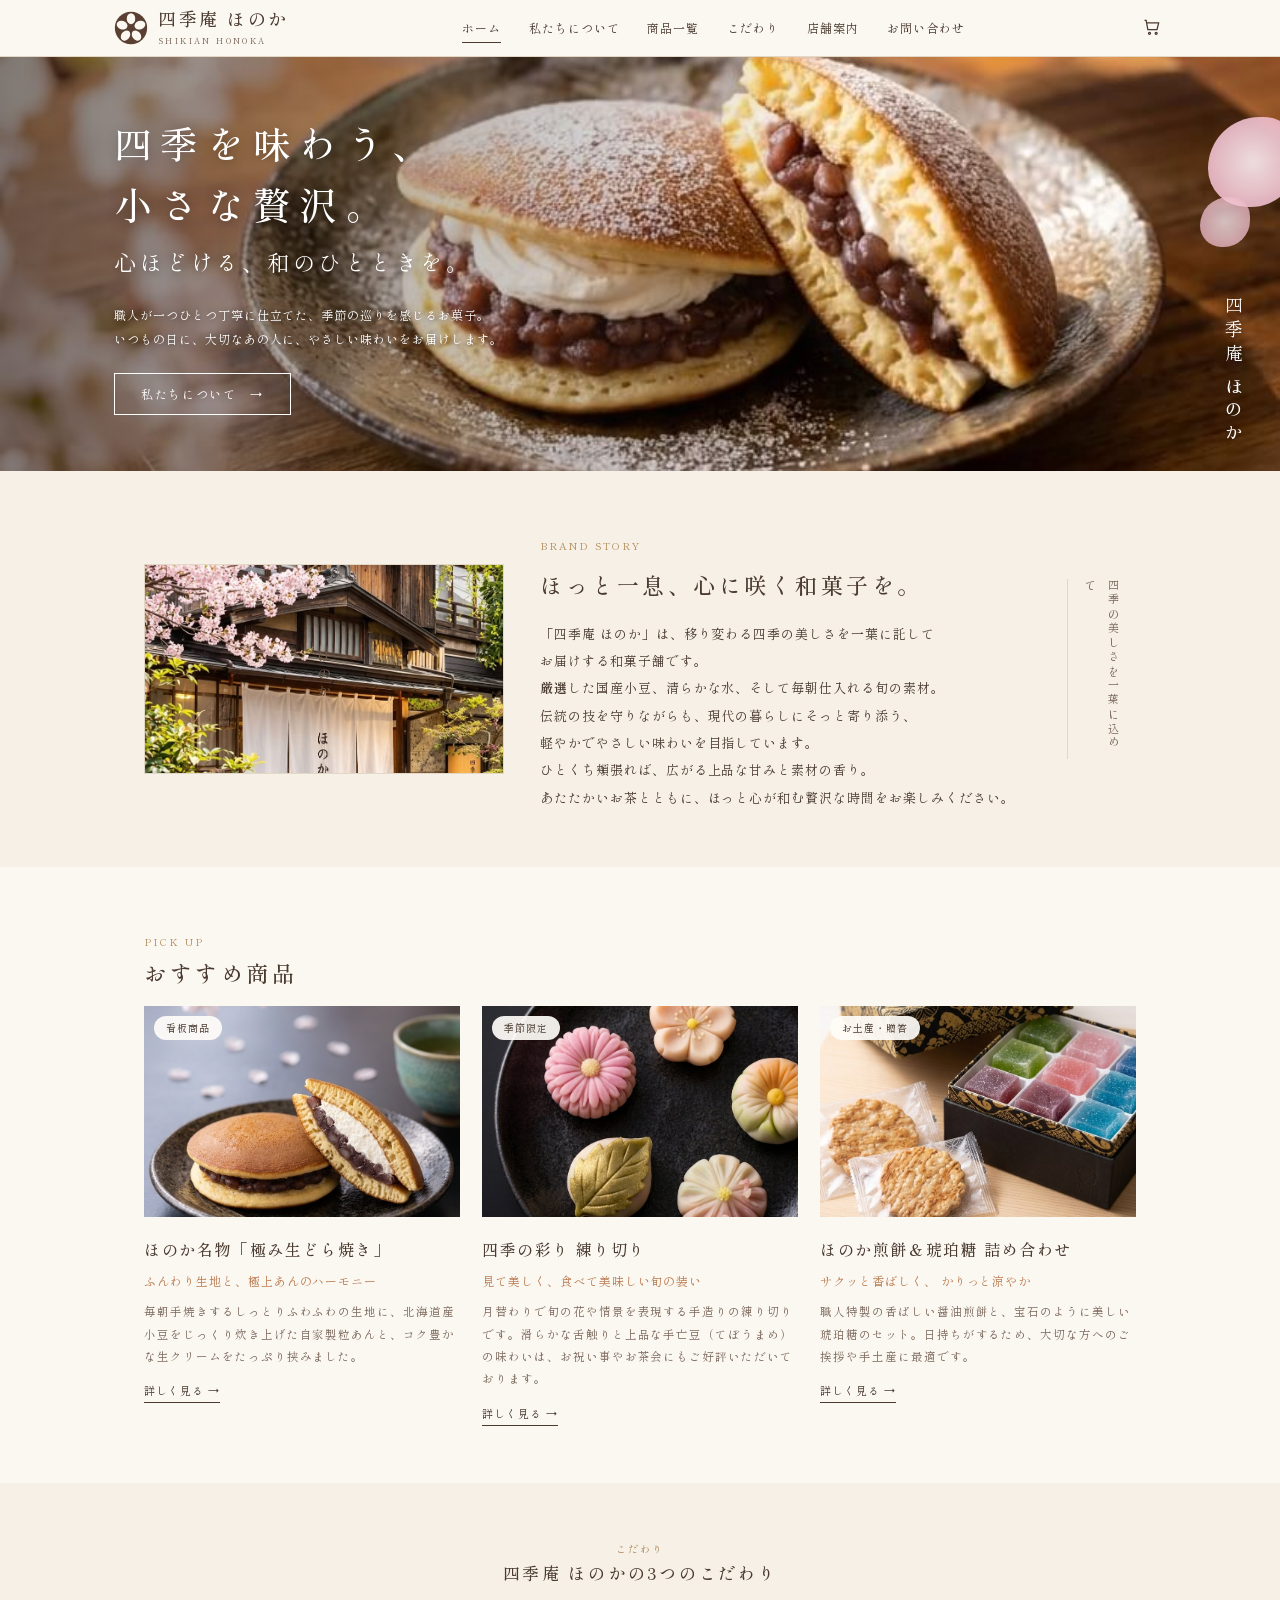
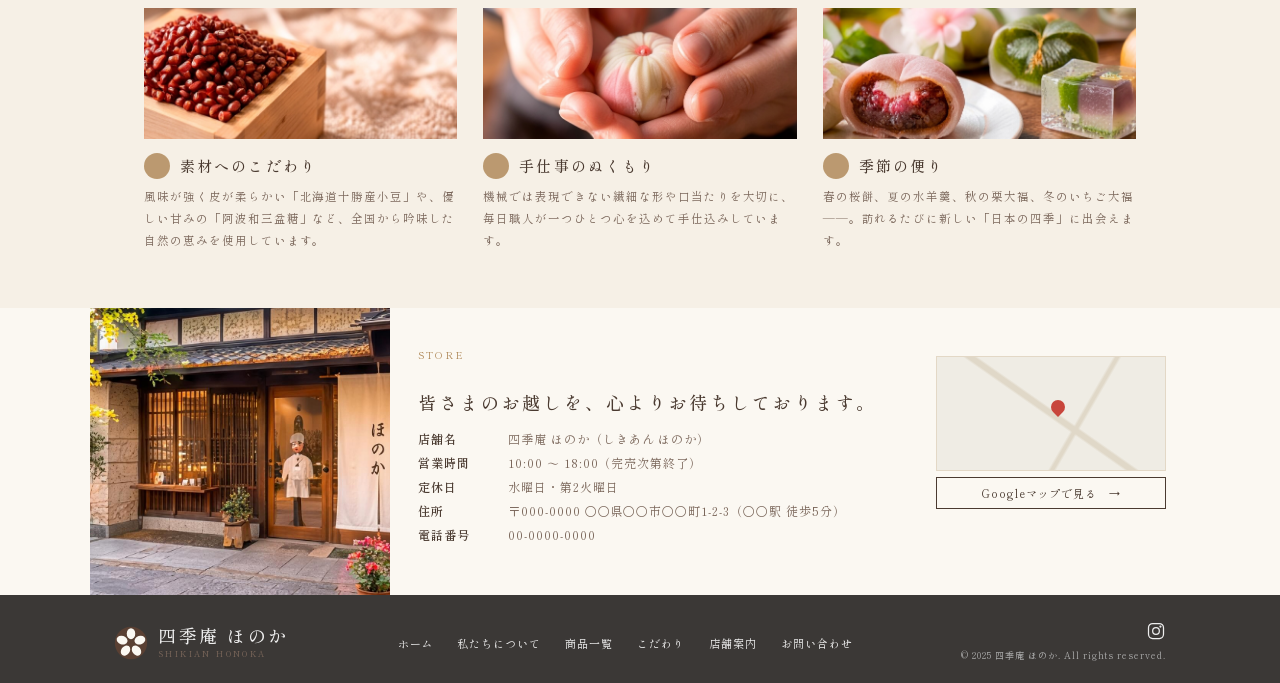
<file: index.html>
<!DOCTYPE html>
<html lang="ja">
<head>
<meta charset="UTF-8">
<meta name="viewport" content="width=device-width, initial-scale=1, viewport-fit=cover">
<title>四季庵 ほのか | 四季を味わう、小さな贅沢。</title>
<link rel="stylesheet" href="style.css">
<link rel="preconnect" href="https://fonts.googleapis.com">
<link rel="preconnect" href="https://fonts.gstatic.com" crossorigin>
<link href="https://fonts.googleapis.com/css2?family=Shippori+Mincho:wght@400;500;600&display=swap" rel="stylesheet">

</head>
<body>
<svg width="0" height="0" style="position:absolute"><symbol id="mon" viewBox="0 0 40 40"><circle cx="20" cy="20" r="19" fill="#5a4033"/><g fill="#fbf8f2"><ellipse cx="20" cy="9" rx="5" ry="6.5"/><ellipse cx="20" cy="9" rx="5" ry="6.5" transform="rotate(72 20 20)"/><ellipse cx="20" cy="9" rx="5" ry="6.5" transform="rotate(144 20 20)"/><ellipse cx="20" cy="9" rx="5" ry="6.5" transform="rotate(216 20 20)"/><ellipse cx="20" cy="9" rx="5" ry="6.5" transform="rotate(288 20 20)"/></g><circle cx="20" cy="20" r="3" fill="#5a4033"/></symbol></svg>

<header>
  <div class="hd">
    <a class="logo" href="#top"><svg><use href="#mon"/></svg><span><b>四季庵 ほのか</b><small>SHIKIAN HONOKA</small></span></a>
    <nav aria-label="メインメニュー"><ul>
      <li><a href="#top" aria-current="page">ホーム</a></li><li><a href="about.html">私たちについて</a></li><li><a href="#pick">商品一覧</a></li><li><a href="#values">こだわり</a></li><li><a href="#store">店舗案内</a></li><li><a href="otoiawase.html">お問い合わせ</a></li>
    </ul></nav>
    <div class="tools">
      <button aria-label="カート"><svg viewBox="0 0 24 24"><path d="M3 4h2l2 11h11l2-8H6"/><circle cx="9" cy="19.5" r="1.2"/><circle cx="17" cy="19.5" r="1.2"/></svg></button>
      <button class="menu-btn" aria-label="メニュー"><svg viewBox="0 0 24 24"><path d="M4 7h16M4 12h16M4 17h16"/></svg></button>
    </div>
  </div>
</header>

<main id="top">
  <section class="hero">
    <span class="petal" aria-hidden="true"></span><span class="petal b" aria-hidden="true"></span>
    <div class="wrap">
      <h1>四季を味わう、<br>小さな贅沢。</h1>
      <p class="lead">心ほどける、和のひとときを。</p>
      <p class="txt">職人が一つひとつ丁寧に仕立てた、季節の巡りを感じるお菓子。<br>いつもの日に、大切なあの人に、やさしい味わいをお届けします。</p>
      <a class="btn" href="about.html">私たちについて　→</a>
    </div>
    <p class="vert" aria-hidden="true">四季庵 ほのか</p>
  </section>

  <section class="sec story" id="story">
    <div class="wrap grid">
      <div class="shop ph" role="img" aria-label="ほのかの店構え"></div>
      <div>
        <span class="eyebrow">BRAND STORY</span>
        <h2 class="h2">ほっと一息、心に咲く和菓子を。</h2>
        <p>「四季庵 ほのか」は、移り変わる四季の美しさを一葉に託して<br>お届けする和菓子舗です。<br><b>厳選</b>した国産小豆、清らかな水、そして毎朝仕入れる旬の素材。<br>伝統の技を守りながらも、現代の暮らしにそっと寄り添う、<br>軽やかでやさしい味わいを目指しています。<br>ひとくち頬張れば、広がる上品な甘みと素材の香り。<br>あたたかいお茶とともに、ほっと心が和む贅沢な時間をお楽しみください。</p>
      </div>
      <p class="side">四季の美しさを一葉に込めて</p>
    </div>
  </section>

  <section class="sec pick" id="pick">
    <div class="wrap">
      <span class="eyebrow">PICK UP</span>
      <h2 class="h2">おすすめ商品</h2>
      <div class="cards">
        <article class="card">
          <div class="img i1 ph"><span class="tag">看板商品</span></div>
          <h3>ほのか名物「極み生どら焼き」</h3><p class="cp">ふんわり生地と、極上あんのハーモニー</p>
          <p>毎朝手焼きするしっとりふわふわの生地に、北海道産小豆をじっくり炊き上げた自家製粒あんと、コク豊かな生クリームをたっぷり挟みました。</p>
          <a class="more" href="doyayaki.html">詳しく見る</a>
        </article>
        <article class="card">
          <div class="img i2 ph"><span class="tag">季節限定</span></div>
          <h3>四季の彩り 練り切り</h3><p class="cp">見て美しく、食べて美味しい旬の装い</p>
          <p>月替わりで旬の花や情景を表現する手造りの練り切りです。滑らかな舌触りと上品な手亡豆（てぼうまめ）の味わいは、お祝い事やお茶会にもご好評いただいております。</p>
          <a class="more" href="nerikiru.html">詳しく見る</a>
        </article>
        <article class="card">
          <div class="img i3 ph"><span class="tag">お土産・贈答</span></div>
          <h3>ほのか煎餅＆琥珀糖 詰め合わせ</h3><p class="cp">サクッと香ばしく、 かりっと涼やか</p>
          <p>職人特製の香ばしい醤油煎餅と、宝石のように美しい琥珀糖のセット。日持ちがするため、大切な方へのご挨拶や手土産に最適です。</p>
          <a class="more" href="tumeawase.html">詳しく見る</a>
        </article>
      </div>
    </div>
  </section>

  <section class="sec values" id="values">
    <div class="wrap">
      <span class="eyebrow">こだわり</span>
      <h2 class="h2">四季庵 ほのかの3つのこだわり</h2>
      <div class="vals">
        <div><div class="img v1 ph"></div><h3><i></i>素材へのこだわり</h3><p>風味が強く皮が柔らかい「北海道十勝産小豆」や、優しい甘みの「阿波和三盆糖」など、全国から吟味した自然の恵みを使用しています。</p></div>
        <div><div class="img v2 ph"></div><h3><i></i>手仕事のぬくもり</h3><p>機械では表現できない繊細な形や口当たりを大切に、毎日職人が一つひとつ心を込めて手仕込みしています。</p></div>
        <div><div class="img v3 ph"></div><h3><i></i>季節の便り</h3><p>春の桜餅、夏の水羊羹、秋の栗大福、冬のいちご大福――。訪れるたびに新しい「日本の四季」に出会えます。</p></div>
      </div>
    </div>
  </section>

  <section class="sec" id="store" style="padding-bottom:0;padding-top:0">
    <div class="store">
      <div class="shopimg ph" role="img" aria-label="店舗外観"></div>
      <div style="padding:28px 0">
        <span class="eyebrow">STORE</span>
        <h2 class="h2">皆さまのお越しを、心よりお待ちしております。</h2>
        <dl>
          <dt>店舗名</dt><dd>四季庵 ほのか（しきあん ほのか）</dd>
          <dt>営業時間</dt><dd>10:00 〜 18:00（完売次第終了）</dd>
          <dt>定休日</dt><dd>水曜日・第2火曜日</dd>
          <dt>住所</dt><dd>〒000-0000 ○○県○○市○○町1-2-3（○○駅 徒歩5分）</dd>
          <dt>電話番号</dt><dd>00-0000-0000</dd>
        </dl>
      </div>
      <div style="padding:28px 0">
        <div class="map" role="img" aria-label="地図"></div>
        <a class="gmap" href="https://maps.app.goo.gl/r4XSvVNaNGhP72dt7">Googleマップで見る　→</a>
      </div>
    </div>
  </section>
</main>

<footer>
  <div class="ft">
    <a class="logo" href="#top"><svg><use href="#mon"/></svg><span><b>四季庵 ほのか</b><small>SHIKIAN HONOKA</small></span></a>
    <ul><li><a href="#top">ホーム</a></li><li><a href="about.html">私たちについて</a></li><li><a href="#pick">商品一覧</a></li><li><a href="#values">こだわり</a></li><li><a href="#store">店舗案内</a></li><li><a href="#store">お問い合わせ</a></li></ul>
    <div class="right"><a href="#" aria-label="Instagram"><svg viewBox="0 0 24 24"><rect x="3" y="3" width="18" height="18" rx="5"/><circle cx="12" cy="12" r="4"/><circle cx="17.3" cy="6.7" r=".6"/></svg></a><br>© 2025 四季庵 ほのか. All rights reserved.</div>
  </div>
</footer>
</body>
</html>
</file>
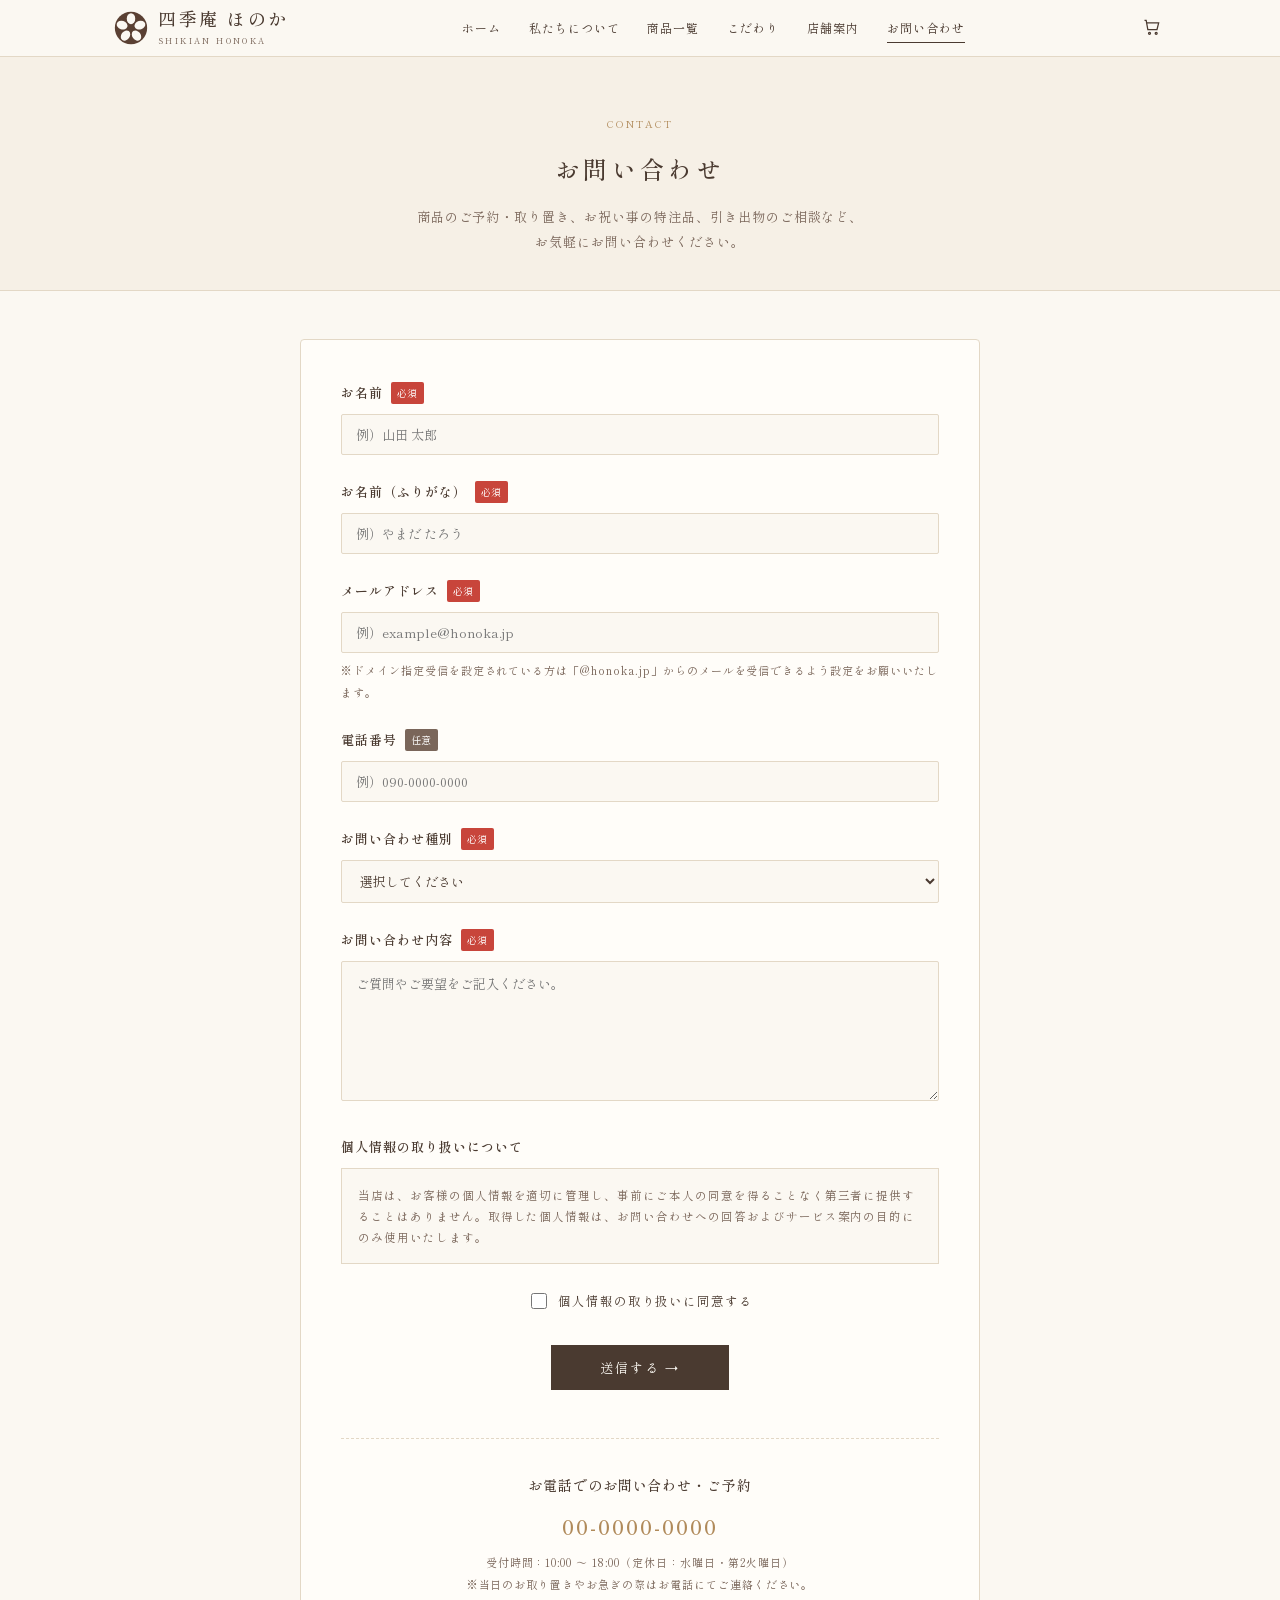
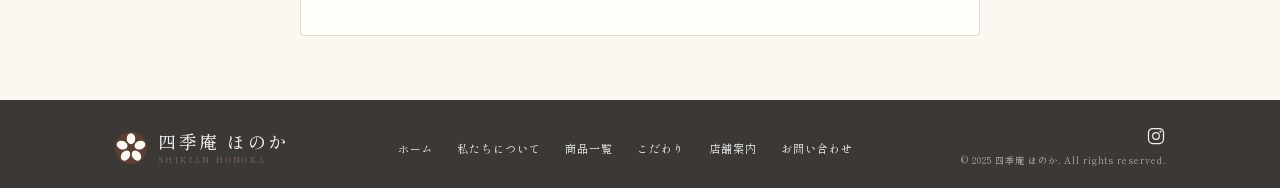
<file: otoiawase.html>
<!DOCTYPE html>
<html lang="ja">
<head>
<meta charset="UTF-8">
<meta name="viewport" content="width=device-width, initial-scale=1, viewport-fit=cover">
<title>お問い合わせ | 四季庵 ほのか</title>
<link rel="stylesheet" href="style.css">
<link rel="preconnect" href="https://fonts.googleapis.com">
<link rel="preconnect" href="https://fonts.gstatic.com" crossorigin>
<link href="https://fonts.googleapis.com/css2?family=Shippori+Mincho:wght@400;500;600&display=swap" rel="stylesheet">
<style>
/* お問い合わせページ用追加スタイル */
.contact-hero {
  background: var(--bg2);
  padding: 48px 0 36px;
  text-align: center;
  border-bottom: 1px solid var(--line);
}
.contact-hero h1 {
  font-weight: 500;
  font-size: 24px;
  letter-spacing: .18em;
  margin-top: 8px;
}
.contact-lead {
  font-size: 13px;
  color: var(--sub);
  margin-top: 12px;
  line-height: 1.9;
}

.contact-form-sec {
  padding: 48px 0 64px;
}
.form-container {
  max-width: 680px;
  margin: 0 auto;
  background: var(--card);
  border: 1px solid var(--line);
  padding: 40px;
  border-radius: 4px;
}
.form-group {
  margin-bottom: 24px;
}
.form-group:last-of-type {
  margin-bottom: 32px;
}
.form-label {
  display: flex;
  align-items: center;
  gap: 8px;
  font-size: 13px;
  font-weight: 600;
  margin-bottom: 8px;
  color: var(--ink);
}
.badge-req {
  background: #c8453b;
  color: #fff;
  font-size: 10px;
  padding: 1px 6px;
  border-radius: 2px;
  font-weight: 400;
  letter-spacing: .05em;
}
.badge-opt {
  background: var(--sub);
  color: #fff;
  font-size: 10px;
  padding: 1px 6px;
  border-radius: 2px;
  font-weight: 400;
  letter-spacing: .05em;
}
.form-control {
  width: 100%;
  padding: 10px 14px;
  font-family: inherit;
  font-size: 13px;
  color: var(--ink);
  background: var(--bg);
  border: 1px solid var(--line);
  border-radius: 2px;
  box-sizing: border-box;
  transition: border-color .2s;
}
.form-control:focus {
  outline: none;
  border-color: var(--accent);
}
textarea.form-control {
  resize: vertical;
  min-height: 140px;
  line-height: 1.8;
}
.form-note {
  font-size: 11px;
  color: var(--sub);
  margin-top: 6px;
}

.privacy-box {
  background: var(--bg);
  border: 1px solid var(--line);
  padding: 16px;
  font-size: 11.5px;
  color: var(--sub);
  line-height: 1.8;
  margin-bottom: 24px;
  max-height: 120px;
  overflow-y: auto;
}
.agree-check {
  display: flex;
  align-items: center;
  justify-content: center;
  gap: 8px;
  font-size: 12.5px;
  cursor: pointer;
  margin-bottom: 32px;
}
.agree-check input {
  width: 16px;
  height: 16px;
  accent-color: var(--accent);
  cursor: pointer;
}

.submit-btn-wrap {
  text-align: center;
}
.submit-btn {
  display: inline-block;
  background: var(--ink);
  color: var(--bg);
  border: 1px solid var(--ink);
  padding: 12px 48px;
  font-size: 13px;
  font-family: inherit;
  letter-spacing: .16em;
  cursor: pointer;
  transition: background .2s, color .2s;
}
.submit-btn:hover {
  background: transparent;
  color: var(--ink);
}

.tel-info {
  margin-top: 48px;
  padding-top: 32px;
  border-top: 1px dashed var(--line);
  text-align: center;
}
.tel-info h3 {
  font-size: 14px;
  font-weight: 500;
  margin-bottom: 8px;
}
.tel-num {
  font-size: 20px;
  font-weight: 600;
  letter-spacing: .1em;
  color: var(--accent);
}
.tel-time {
  font-size: 11px;
  color: var(--sub);
  margin-top: 4px;
}

@media (max-width: 600px) {
  .form-container {
    padding: 24px 16px;
  }
}
</style>
</head>
<body>
<svg width="0" height="0" style="position:absolute"><symbol id="mon" viewBox="0 0 40 40"><circle cx="20" cy="20" r="19" fill="#5a4033"/><g fill="#fbf8f2"><ellipse cx="20" cy="9" rx="5" ry="6.5"/><ellipse cx="20" cy="9" rx="5" ry="6.5" transform="rotate(72 20 20)"/><ellipse cx="20" cy="9" rx="5" ry="6.5" transform="rotate(144 20 20)"/><ellipse cx="20" cy="9" rx="5" ry="6.5" transform="rotate(216 20 20)"/><ellipse cx="20" cy="9" rx="5" ry="6.5" transform="rotate(288 20 20)"/></g><circle cx="20" cy="20" r="3" fill="#5a4033"/></symbol></svg>

<header>
  <div class="hd">
    <a class="logo" href="index.html"><svg><use href="#mon"/></svg><span><b>四季庵 ほのか</b><small>SHIKIAN HONOKA</small></span></a>
    <nav aria-label="メインメニュー"><ul>
      <li><a href="index.html">ホーム</a></li><li><a href="about.html">私たちについて</a></li><li><a href="index.html#pick">商品一覧</a></li><li><a href="index.html#values">こだわり</a></li><li><a href="index.html#store">店舗案内</a></li><li><a href="otoiawase.html" aria-current="page">お問い合わせ</a></li>
    </ul></nav>
    <div class="tools">
      <button aria-label="カート"><svg viewBox="0 0 24 24"><path d="M3 4h2l2 11h11l2-8H6"/><circle cx="9" cy="19.5" r="1.2"/><circle cx="17" cy="19.5" r="1.2"/></svg></button>
      <button class="menu-btn" aria-label="メニュー"><svg viewBox="0 0 24 24"><path d="M4 7h16M4 12h16M4 17h16"/></svg></button>
    </div>
  </div>
</header>

<main>
  <section class="contact-hero">
    <div class="wrap">
      <span class="eyebrow">CONTACT</span>
      <h1>お問い合わせ</h1>
      <p class="contact-lead">商品のご予約・取り置き、お祝い事の特注品、引き出物のご相談など、<br>お気軽にお問い合わせください。</p>
    </div>
  </section>

  <section class="sec contact-form-sec">
    <div class="wrap">
      <div class="form-container">
        <form action="#" method="post">
          
          <div class="form-group">
            <label class="form-label" for="name">お名前 <span class="badge-req">必須</span></label>
            <input type="text" id="name" name="name" class="form-control" placeholder="例）山田 太郎" required>
          </div>

          <div class="form-group">
            <label class="form-label" for="kana">お名前（ふりがな） <span class="badge-req">必須</span></label>
            <input type="text" id="kana" name="kana" class="form-control" placeholder="例）やまだ たろう" required>
          </div>

          <div class="form-group">
            <label class="form-label" for="email">メールアドレス <span class="badge-req">必須</span></label>
            <input type="email" id="email" name="email" class="form-control" placeholder="例）example@honoka.jp" required>
            <p class="form-note">※ドメイン指定受信を設定されている方は「@honoka.jp」からのメールを受信できるよう設定をお願いいたします。</p>
          </div>

          <div class="form-group">
            <label class="form-label" for="tel">電話番号 <span class="badge-opt">任意</span></label>
            <input type="tel" id="tel" name="tel" class="form-control" placeholder="例）090-0000-0000">
          </div>

          <div class="form-group">
            <label class="form-label" for="category">お問い合わせ種別 <span class="badge-req">必須</span></label>
            <select id="category" name="category" class="form-control" required>
              <option value="" disabled selected>選択してください</option>
              <option value="reserve">商品のご予約・お取り置き</option>
              <option value="custom">季節の和菓子・特注のご相談</option>
              <option value="gift">ご進物・引き出物について</option>
              <option value="other">その他のお問い合わせ</option>
            </select>
          </div>

          <div class="form-group">
            <label class="form-label" for="message">お問い合わせ内容 <span class="badge-req">必須</span></label>
            <textarea id="message" name="message" class="form-control" placeholder="ご質問やご要望をご記入ください。" required></textarea>
          </div>

          <div class="form-group">
            <label class="form-label">個人情報の取り扱いについて</label>
            <div class="privacy-box">
              当店は、お客様の個人情報を適切に管理し、事前にご本人の同意を得ることなく第三者に提供することはありません。取得した個人情報は、お問い合わせへの回答およびサービス案内の目的にのみ使用いたします。
            </div>
            <label class="agree-check">
              <input type="checkbox" name="agree" required>
              <span>個人情報の取り扱いに同意する</span>
            </label>
          </div>

          <div class="submit-btn-wrap">
            <button type="submit" class="submit-btn">送信する →</button>
          </div>

        </form>

        <div class="tel-info">
          <h3>お電話でのお問い合わせ・ご予約</h3>
          <p class="tel-num">00-0000-0000</p>
          <p class="tel-time">受付時間：10:00 〜 18:00（定休日：水曜日・第2火曜日）<br>※当日のお取り置きやお急ぎの際はお電話にてご連絡ください。</p>
        </div>

      </div>
    </div>
  </section>
</main>

<footer>
  <div class="ft">
    <a class="logo" href="index.html"><svg><use href="#mon"/></svg><span><b>四季庵 ほのか</b><small>SHIKIAN HONOKA</small></span></a>
    <ul><li><a href="index.html">ホーム</a></li><li><a href="about.html">私たちについて</a></li><li><a href="index.html#pick">商品一覧</a></li><li><a href="index.html#values">こだわり</a></li><li><a href="index.html#store">店舗案内</a></li><li><a href="otoiawase.html">お問い合わせ</a></li></ul>
    <div class="right"><a href="#" aria-label="Instagram"><svg viewBox="0 0 24 24"><rect x="3" y="3" width="18" height="18" rx="5"/><circle cx="12" cy="12" r="4"/><circle cx="17.3" cy="6.7" r=".6"/></svg></a><br>© 2025 四季庵 ほのか. All rights reserved.</div>
  </div>
</footer>
</body>
</html>
</file>
<file: style.css>
:root{
  --bg:#fbf8f2; --bg2:#f6f0e6; --ink:#4a3a30; --sub:#7a665a; --accent:#b08a5a; --sakura:#e9a9bd;
  --line:#e3d8c6; --card:#fffdf9; --dark:#3b3836; --hero:#2b1d14;
  box-sizing:border-box; padding-top:env(safe-area-inset-top,0px); padding-bottom:env(safe-area-inset-bottom,0px);
}
@media (prefers-color-scheme:dark){:root:not([data-theme="light"]){--bg:#1f1b18;--bg2:#27221e;--ink:#eadfd2;--sub:#b9a899;--line:#40372f;--card:#2b2622;--dark:#151312}}
:root[data-theme="dark"]{--bg:#1f1b18;--bg2:#27221e;--ink:#eadfd2;--sub:#b9a899;--line:#40372f;--card:#2b2622;--dark:#151312}
html{scroll-padding-top:env(safe-area-inset-top,0px);scroll-behavior:smooth}
*,*::before,*::after{box-sizing:border-box}
body{margin:0;background:var(--bg);color:var(--ink);font-family:"Shippori Mincho","Hiragino Mincho ProN","Yu Mincho","Noto Serif JP",serif;line-height:2;letter-spacing:.06em}
a{color:inherit;text-decoration:none}
a:focus-visible,button:focus-visible{outline:2px solid var(--accent);outline-offset:3px}
h1,h2,h3,p{margin:0}
.wrap{max-width:1040px;margin:0 auto;padding:0 24px}
.ph{background-size:cover;background-position:center}

/* header */
header{position:sticky;top:0;z-index:10;background:color-mix(in srgb,var(--bg) 94%,transparent);backdrop-filter:blur(6px);border-bottom:1px solid var(--line);padding-top:env(safe-area-inset-top,0px)}
.hd{display:flex;align-items:center;justify-content:space-between;height:56px;max-width:1100px;margin:0 auto;padding:0 24px;gap:16px}
.logo{display:flex;align-items:center;gap:10px;line-height:1.1}
.logo svg{width:34px;height:34px;flex:none}
.logo b{font-weight:500;font-size:18px;letter-spacing:.14em;display:block}
.logo small{font-size:8px;letter-spacing:.3em;color:var(--sub)}
nav ul{display:flex;gap:28px;list-style:none;margin:0;padding:0;font-size:12px}
nav a{padding:6px 0;border-bottom:1px solid transparent}
nav a[aria-current],nav a:hover{border-color:var(--ink)}
.tools{display:flex;gap:18px;align-items:center}
.tools button{background:none;border:0;color:inherit;cursor:pointer;padding:4px}
.tools svg{width:20px;height:20px;stroke:currentColor;fill:none;stroke-width:1.5}
.menu-btn{display:none!important}

/* hero */
.hero{position:relative;min-height:350px;color:#fff;overflow:hidden;
  background:url(img/a.jpeg) center /cover}
.hero::before{content:"";position:absolute;inset:0;background:linear-gradient(90deg,rgba(25,18,10,.55),transparent 65%)}
.hero .wrap{position:relative;padding-top:56px;padding-bottom:56px;max-width:1100px}
.hero h1{font-weight:500;font-size:clamp(28px,4vw,38px);line-height:1.6;letter-spacing:.22em;text-shadow:0 2px 12px rgba(0,0,0,.35)}
.hero .lead{font-size:clamp(17px,2.2vw,22px);letter-spacing:.16em;margin-top:4px;text-shadow:0 2px 10px rgba(0,0,0,.4)}
.hero .txt{font-size:12px;margin-top:20px;line-height:2;max-width:420px;text-shadow:0 1px 6px rgba(0,0,0,.6)}
.btn{display:inline-block;margin-top:22px;padding:8px 26px;border:1px solid currentColor;font-size:12px;letter-spacing:.14em;transition:background .2s,color .2s}
.btn:hover{background:#fff;color:var(--hero)}
.hero .vert{position:absolute;right:28px;bottom:24px;writing-mode:vertical-rl;font-size:18px;letter-spacing:.3em;text-shadow:0 1px 8px rgba(0,0,0,.5)}
.petal{position:absolute;right:-18px;top:60px;width:90px;height:90px;border-radius:60% 40% 55% 45%;background:radial-gradient(circle,#fff0f4,var(--sakura));opacity:.9}
.petal.b{right:30px;top:140px;width:50px;height:50px;opacity:.75}

/* sections */
.sec{padding:56px 0}
.eyebrow{font-size:10px;letter-spacing:.2em;color:var(--accent)}
.h2{font-weight:500;font-size:22px;letter-spacing:.16em;line-height:1.6}
.story{background:var(--bg2);position:relative;overflow:hidden}
.story .grid{display:grid;grid-template-columns:360px 1fr 80px;gap:36px;align-items:center}
.shop{aspect-ratio:360/210;border:1px solid var(--line);position:relative;
  background:url(img/b.jpeg) center /cover}
.shop::after{content:"ほのか";position:absolute;left:50%;top:40%;transform:translateX(-50%);writing-mode:vertical-rl;font-size:15px;color:#6b5645;letter-spacing:.2em}
.story p{font-size:13px;line-height:2.1}
.story .h2{margin:8px 0 18px}
.story .side{writing-mode:vertical-rl;font-size:11px;color:var(--sub);letter-spacing:.3em;justify-self:center;border-left:1px solid var(--line);padding-left:10px;height:180px}

.pick .cards{display:grid;grid-template-columns:repeat(3,1fr);gap:22px;margin-top:16px}
.card{position:relative}
.card .img{aspect-ratio:3/2;position:relative}
.tag{position:absolute;left:10px;top:10px;background:rgba(255,253,249,.92);color:#4a3a30;font-size:10px;padding:2px 12px;border-radius:99px;letter-spacing:.1em}
.card h3{font-weight:500;font-size:16px;letter-spacing:.1em;margin:16px 0 4px}
.card .cp{color:#b9794e;font-size:12px;margin-bottom:8px}
.card p{font-size:11.5px;line-height:1.95;color:var(--sub)}
.more{display:inline-block;margin-top:12px;font-size:11px;border-bottom:1px solid var(--ink);padding-bottom:1px}
.more::after{content:" →"}
.i1{background:url(img/c.jpeg) center /cover}
.i2{background:url(img/d.jpeg) center /cover}
.i3{background:url(img/e.jpeg) center /cover}

.values{background:var(--bg2);text-align:center}
.values .eyebrow{display:block}
.values .h2{font-size:17px;margin-bottom:22px}
.vals{display:grid;grid-template-columns:repeat(3,1fr);gap:26px;text-align:left}
.vals .img{aspect-ratio:2.4/1}
.v1{background:url(img/f.jpeg) center /cover}
.v2{background:url(img/g.jpeg) center /cover}
.v3{background:url(img/h.jpeg) center /cover}
.vals h3{font-weight:500;font-size:15px;letter-spacing:.14em;margin:12px 0 4px;display:flex;align-items:center;gap:10px}
.vals h3 i{width:26px;height:26px;border-radius:50%;background:var(--accent);flex:none;opacity:.85}
.vals p{font-size:11.5px;line-height:1.95;color:var(--sub)}

.store{display:grid;grid-template-columns:300px 1fr 230px;gap:28px;align-items:start;max-width:1100px;margin:0 auto;padding:0 24px 0 0}
.store .shopimg{align-self:stretch;min-height:160px;background:url(img/i.jpeg) center /cover}
.store .h2{font-size:18px;margin:20px 0 10px}
dl{display:grid;grid-template-columns:90px 1fr;font-size:12px;line-height:2;margin:0 0 20px}
dt{font-weight:600}dd{margin:0;color:var(--sub)}
.map{margin-top:20px;aspect-ratio:2/1;border:1px solid var(--line);position:relative;background:linear-gradient(35deg,transparent 48%,#e0d8c8 49% 51%,transparent 52%),linear-gradient(120deg,transparent 60%,#e0d8c8 61% 62%,transparent 63%),#efece4}
.map::after{content:"";position:absolute;left:50%;top:38%;width:14px;height:14px;background:#c8453b;border-radius:50% 50% 50% 0;transform:rotate(-45deg)}
.gmap{display:block;text-align:center;border:1px solid var(--ink);font-size:11px;padding:4px;margin-top:6px}
.gmap:hover{background:var(--ink);color:var(--bg)}

footer{background:var(--dark);color:#eee;padding:26px 0 18px;font-size:11px}
.ft{display:flex;align-items:center;justify-content:space-between;gap:20px;flex-wrap:wrap;max-width:1100px;margin:0 auto;padding:0 24px}
.ft ul{display:flex;gap:24px;list-style:none;margin:0;padding:0;flex-wrap:wrap}
.ft .right{text-align:right;font-size:9px;color:#aaa;line-height:2}
.ft .right svg{width:20px;height:20px;stroke:#eee;fill:none;stroke-width:1.5}

@media (max-width:860px){
  nav{display:none}.menu-btn{display:block!important}
  .story .grid{grid-template-columns:1fr}.story .side{display:none}
  .pick .cards,.vals{grid-template-columns:1fr}
  .store{grid-template-columns:1fr;padding:0 24px 0}.store .shopimg{margin:0 -24px;min-height:200px}
  .hero .vert{display:none}
}
@media (prefers-reduced-motion:reduce){*{transition:none!important;scroll-behavior:auto!important}}
</file>
